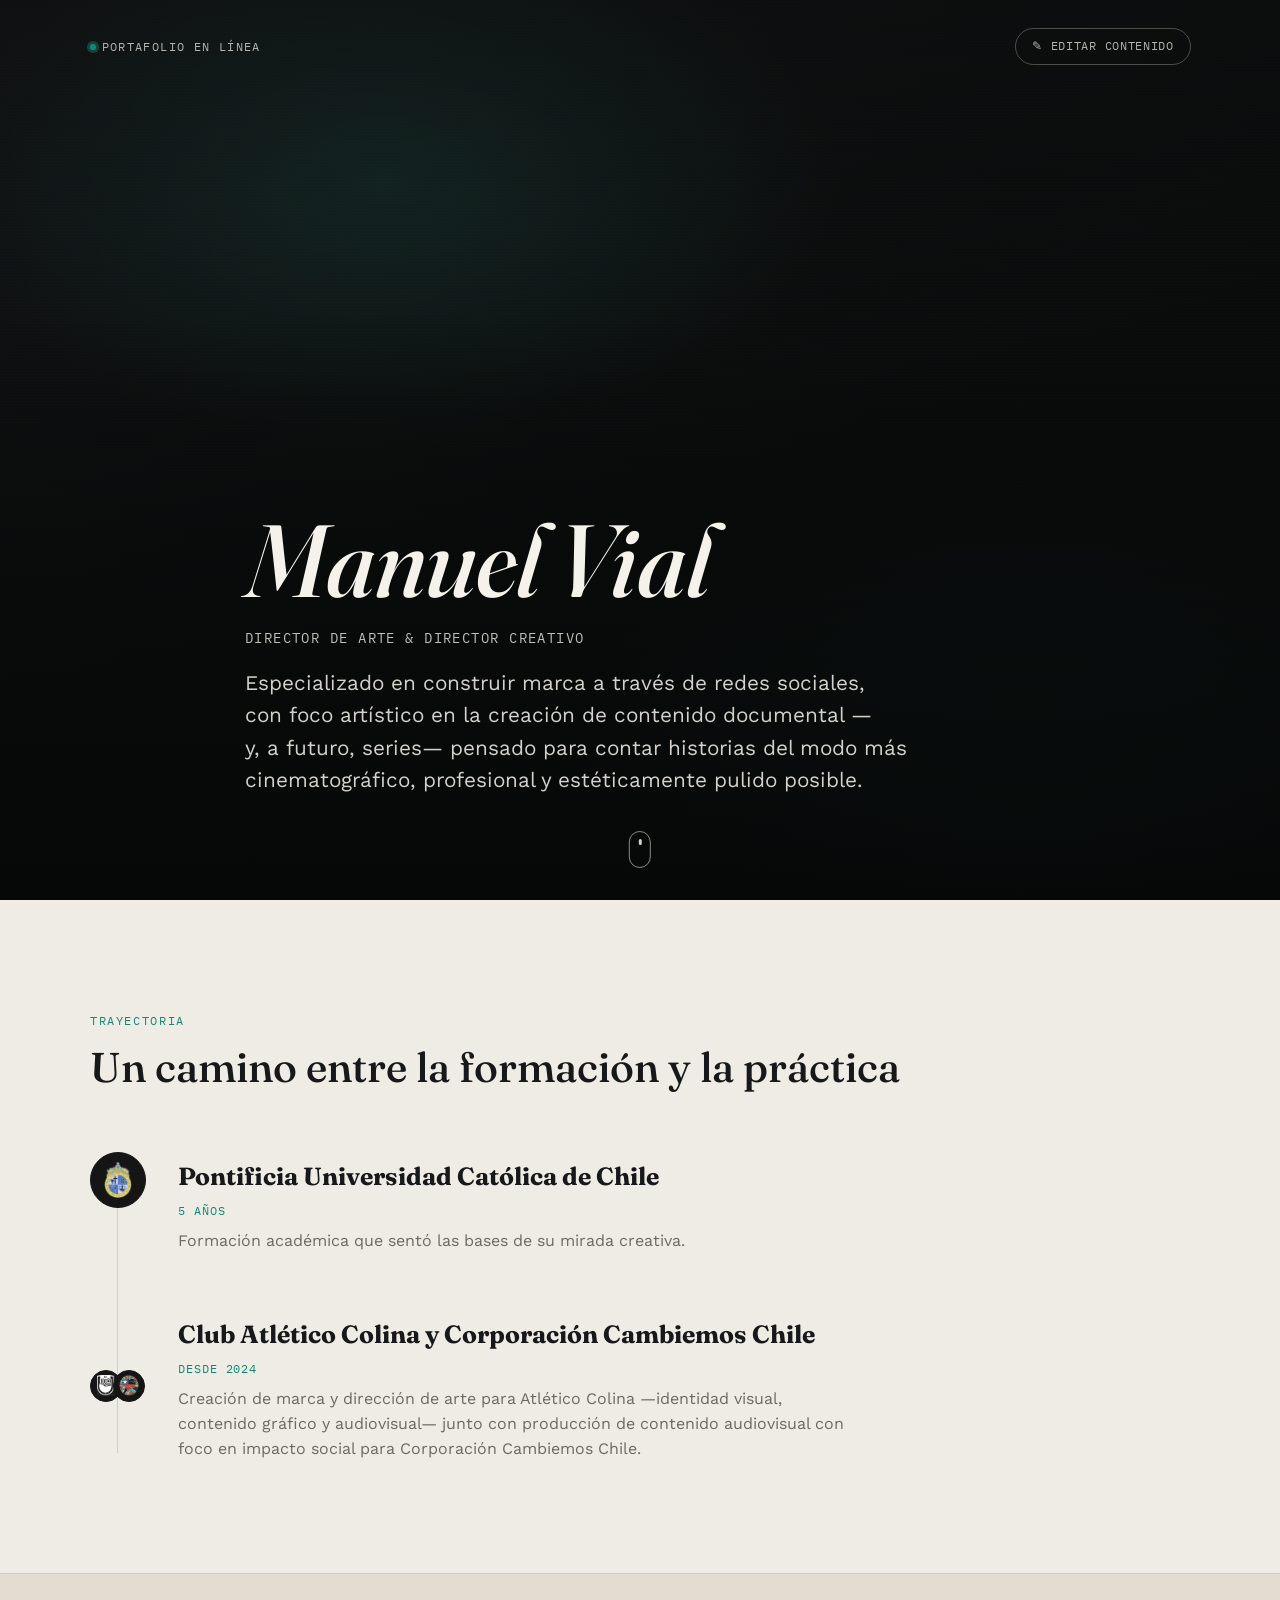
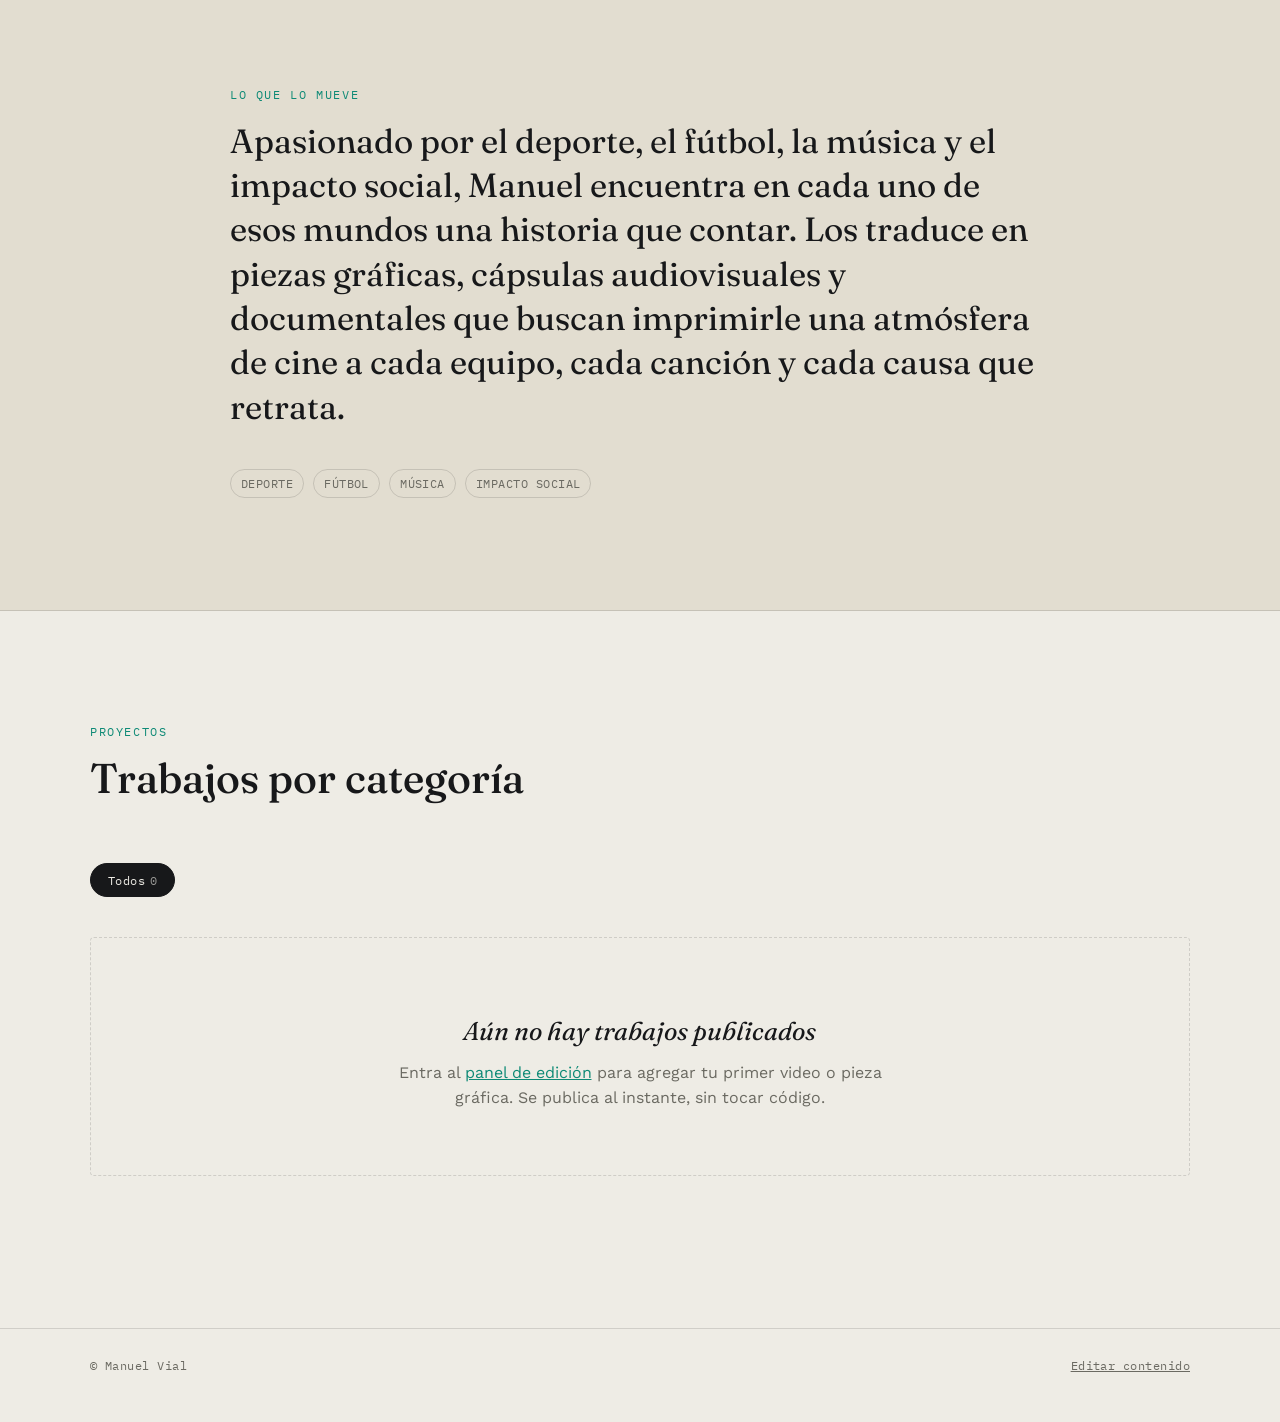
<file: index.html>
<!doctype html>
<html lang="es">
<head>
<meta charset="utf-8" />
<meta name="viewport" content="width=device-width, initial-scale=1" />
<title>Manuel Vial — Director de Arte & Director Creativo</title>
<meta name="description" content="Portafolio de Manuel Vial: dirección de arte, creación de marca y contenido audiovisual con mirada de cine." />
<link rel="preconnect" href="https://fonts.googleapis.com" />
<link rel="preconnect" href="https://fonts.gstatic.com" crossorigin />
<link href="https://fonts.googleapis.com/css2?family=Fraunces:ital,opsz,wght@0,9..144,400;0,9..144,600;1,9..144,500&family=Work+Sans:wght@400;500;600&family=IBM+Plex+Mono:wght@400;500&display=swap" rel="stylesheet" />
<link rel="stylesheet" href="style.css" />
</head>
<body>

<div class="topbar">
<div class="wrap topbar-row">
<span class="tally"><span class="tally-dot"></span> Portafolio en línea</span>
<a class="edit-link" href="/admin/">✎ Editar contenido</a>
</div>
</div>

<header class="hero" id="hero">
<div class="hero-media">
<video id="hero-video" autoplay muted loop playsinline></video>
<div class="hero-fallback" id="hero-fallback"></div>
<div class="hero-scrim"></div>
</div>
<div class="hero-content wrap">
<h1 class="hero-title" id="wordmark">Manuel Vial</h1>
<p class="hero-role" id="role"></p>
<p class="hero-about" id="about"></p>
<div class="socials" id="socials"></div>
</div>
<a class="scroll-cue" href="#trayectoria" aria-label="Bajar">
<span></span>
</a>
</header>

<section class="section timeline-section" id="trayectoria">
<div class="wrap">
<p class="section-kicker">Trayectoria</p>
<h2 class="section-title">Un camino entre la formación y la práctica</h2>
<ol class="timeline" id="timeline"></ol>
</div>
</section>

<section class="section pasiones-section" id="pasiones">
<div class="wrap pasiones-inner">
<p class="section-kicker">Lo que lo mueve</p>
<p class="pasiones-text" id="pasiones-text"></p>
<div class="pasiones-tags" id="pasiones-tags"></div>
</div>
</section>

<section class="section proyectos-section" id="proyectos">
<div class="wrap">
<p class="section-kicker">Proyectos</p>
<h2 class="section-title">Trabajos por categoría</h2>

<div class="filters" id="filters"></div>

<div class="empty" id="empty" hidden>
<p class="empty-title">Aún no hay trabajos publicados</p>
<p>Entra al <a href="/admin/">panel de edición</a> para agregar tu primer video o pieza gráfica. Se publica al instante, sin tocar código.</p>
</div>

<div class="grid" id="grid"></div>
</div>
</section>

<footer class="site-footer">
<div class="wrap footer-row">
<span id="footer-name">© Manuel Vial</span>
<a href="/admin/">Editar contenido</a>
</div>
</footer>

<div class="lightbox-overlay" id="lightbox-overlay" hidden>
<div class="lightbox">
<button class="lightbox-close" id="lightbox-close" aria-label="Cerrar">✕</button>
<div class="lightbox-media" id="lightbox-media"></div>
<div class="lightbox-body" id="lightbox-body"></div>
</div>
</div>

<script src="script.js"></script>
</body>
</html>
</file>
<file: style.css>
/* ============================================================
Manuel Vial — Portafolio
Concepto: sala de edición / control room — timecode, tally,
marcas de cuadro (frame corners), monitor de forma de onda.
Portada cinematográfica con video de fondo + trayectoria + pasiones.
============================================================ */

:root {
  --ink: #17181a;
  --paper: #eeece5;
  --paper-dim: #e2ddd0;
  --paper-raise: #f7f5ef;
  --line: rgba(23, 24, 26, 0.14);
  --muted: #6b6a62;
  --accent: #0e8a76;
  --accent-ink: #f7fffb;
  --shadow: rgba(23, 24, 26, 0.08);

  --hero-ink: #0b0c0c;
  --hero-paper: #f4f2ea;

  --font-display: "Fraunces", Georgia, "Iowan Old Style", serif;
  --font-body: "Work Sans", -apple-system, BlinkMacSystemFont, "Segoe UI", sans-serif;
  --font-mono: "IBM Plex Mono", ui-monospace, SFMono-Regular, Menlo, monospace;
}

@media (prefers-color-scheme: dark) {
  :root:not([data-theme="light"]) {
    --ink: #f1efe8;
    --paper: #121313;
    --paper-dim: #1b1c1c;
    --paper-raise: #1f2120;
    --line: rgba(241, 239, 232, 0.14);
    --muted: #9c9a90;
    --accent: #35c9ac;
    --accent-ink: #08211c;
    --shadow: rgba(0, 0, 0, 0.4);
  }
}

* { box-sizing: border-box; }
html { text-size-adjust: 100%; scroll-behavior: smooth; }

body {
  margin: 0;
  background: var(--paper);
  color: var(--ink);
  font-family: var(--font-body);
  font-size: 16px;
  line-height: 1.55;
  -webkit-font-smoothing: antialiased;
}

@media (prefers-reduced-motion: no-preference) {
  .card, .pill, .lightbox, .scroll-cue, .timeline-logo { transition: transform 0.18s ease, box-shadow 0.18s ease, background 0.18s ease, border-color 0.18s ease, opacity 0.18s ease; }
}

a { color: inherit; }

.wrap {
  max-width: 1180px;
  margin: 0 auto;
  padding: 0 clamp(1.25rem, 4vw, 2.5rem);
}

/* ---------- topbar (over hero) ---------- */

.topbar {
  position: absolute;
  top: 0;
  left: 0;
  right: 0;
  z-index: 5;
  padding: clamp(1.1rem, 3vw, 1.75rem) 0;
}

.topbar-row {
  display: flex;
  align-items: center;
  justify-content: space-between;
  gap: 1rem;
}

.tally {
  display: inline-flex;
  align-items: center;
  gap: 0.5em;
  font-family: var(--font-mono);
  font-size: 0.72rem;
  letter-spacing: 0.12em;
  text-transform: uppercase;
  color: rgba(244, 242, 234, 0.72);
}

.tally-dot {
  width: 0.5em;
  height: 0.5em;
  border-radius: 50%;
  background: var(--accent);
  box-shadow: 0 0 0 3px rgba(53, 201, 172, 0.25);
}

.edit-link {
  display: inline-flex;
  align-items: center;
  gap: 0.5em;
  font-family: var(--font-mono);
  font-size: 0.72rem;
  letter-spacing: 0.06em;
  text-transform: uppercase;
  text-decoration: none;
  color: rgba(244, 242, 234, 0.72);
  border: 1px solid rgba(244, 242, 234, 0.28);
  border-radius: 999px;
  padding: 0.55rem 1rem;
  white-space: nowrap;
  backdrop-filter: blur(6px);
}
.edit-link:hover { border-color: var(--accent); color: var(--accent); }

/* ---------- hero ---------- */

.hero {
  position: relative;
  min-height: 100svh;
  display: flex;
  align-items: flex-end;
  overflow: hidden;
  color: var(--hero-paper);
  background: var(--hero-ink);
}

.hero-media {
  position: absolute;
  inset: 0;
  z-index: 0;
}

#hero-video {
  position: absolute;
  inset: 0;
  width: 100%;
  height: 100%;
  object-fit: cover;
  opacity: 0;
  transition: opacity 0.6s ease;
}
#hero-video.is-ready { opacity: 1; }

.hero-fallback {
  position: absolute;
  inset: 0;
  background:
    radial-gradient(ellipse 60% 50% at 30% 20%, rgba(53, 201, 172, 0.16), transparent 60%),
    radial-gradient(ellipse 70% 60% at 80% 90%, rgba(14, 138, 118, 0.14), transparent 65%),
    linear-gradient(160deg, #17181a 0%, #0b0c0c 55%, #0b0c0c 100%);
}

.hero-fallback::before {
  content: "";
  position: absolute;
  inset: 0;
  opacity: 0.4;
  background-image: repeating-linear-gradient(
    0deg,
    rgba(255, 255, 255, 0.025),
    rgba(255, 255, 255, 0.025) 1px,
    transparent 1px,
    transparent 3px
  );
}

.hero-scrim {
  position: absolute;
  inset: 0;
  background:
    linear-gradient(0deg, rgba(6, 7, 7, 0.92) 0%, rgba(6, 7, 7, 0.55) 38%, rgba(6, 7, 7, 0.25) 65%, rgba(6, 7, 7, 0.45) 100%);
}

.hero-content {
  position: relative;
  z-index: 2;
  padding-bottom: clamp(3.5rem, 9vw, 6.5rem);
  padding-top: clamp(6rem, 16vw, 10rem);
}

.hero-title {
  font-family: var(--font-display);
  font-style: italic;
  font-weight: 500;
  font-size: clamp(3rem, 9vw, 6.4rem);
  line-height: 0.96;
  margin: 0;
  text-wrap: balance;
}

.hero-role {
  font-family: var(--font-mono);
  font-size: clamp(0.78rem, 1.4vw, 0.9rem);
  letter-spacing: 0.1em;
  text-transform: uppercase;
  color: rgba(244, 242, 234, 0.78);
  margin: 1.1rem 0 0;
}

.hero-about {
  max-width: 38em;
  font-size: clamp(1.05rem, 2vw, 1.3rem);
  color: rgba(244, 242, 234, 0.86);
  margin: 1.1rem 0 0;
  text-wrap: balance;
}

.socials {
  display: flex;
  flex-wrap: wrap;
  gap: 1rem 1.4rem;
  margin-top: 1.9rem;
  font-family: var(--font-mono);
  font-size: 0.82rem;
}
.socials:empty { display: none; }
.socials a { text-decoration: none; border-bottom: 1px solid rgba(244, 242, 234, 0.35); color: rgba(244, 242, 234, 0.92); }
.socials a:hover { border-color: var(--accent); color: var(--accent); }

.scroll-cue {
  position: absolute;
  left: 50%;
  bottom: clamp(1.25rem, 3vw, 2rem);
  transform: translateX(-50%);
  z-index: 2;
  width: 1.4rem;
  height: 2.3rem;
  border: 1.5px solid rgba(244, 242, 234, 0.55);
  border-radius: 999px;
  display: flex;
  justify-content: center;
  padding-top: 0.4rem;
}
.scroll-cue span {
  width: 3px;
  height: 6px;
  border-radius: 999px;
  background: rgba(244, 242, 234, 0.85);
  animation: cue-bob 1.8s ease-in-out infinite;
}
.scroll-cue:hover { border-color: var(--accent); }
@keyframes cue-bob {
  0%, 100% { transform: translateY(0); opacity: 1; }
  50% { transform: translateY(6px); opacity: 0.4; }
}
@media (prefers-reduced-motion: reduce) {
  .scroll-cue span { animation: none; }
}

/* ---------- sections (shared) ---------- */

.section { padding: clamp(4rem, 10vw, 7rem) 0; border-bottom: 1px solid var(--line); }

.section-kicker {
  font-family: var(--font-mono);
  font-size: 0.72rem;
  letter-spacing: 0.14em;
  text-transform: uppercase;
  color: var(--accent);
  margin: 0 0 0.9rem;
}

.section-title {
  font-family: var(--font-display);
  font-weight: 500;
  font-size: clamp(1.8rem, 4vw, 2.6rem);
  line-height: 1.15;
  margin: 0 0 clamp(2.5rem, 6vw, 3.75rem);
  max-width: 20em;
  text-wrap: balance;
}

/* ---------- timeline ---------- */

.timeline {
  list-style: none;
  margin: 0;
  padding: 0;
  position: relative;
}

.timeline::before {
  content: "";
  position: absolute;
  left: 27px;
  top: 8px;
  bottom: 8px;
  width: 1px;
  background: var(--line);
}

.timeline-item {
  position: relative;
  display: grid;
  grid-template-columns: 56px 1fr;
  gap: clamp(1.25rem, 3vw, 2rem);
  padding-bottom: clamp(2.5rem, 6vw, 3.5rem);
}
.timeline-item:last-child { padding-bottom: 0; }

.timeline-logo-wrap {
  position: relative;
  width: 56px;
  height: 56px;
  border-radius: 50%;
  background: var(--paper-raise);
  border: 1px solid var(--line);
  display: flex;
  align-items: center;
  justify-content: center;
  overflow: hidden;
  z-index: 1;
}
.timeline-logo {
  width: 68%;
  height: 68%;
  object-fit: contain;
}
.timeline-logo-wrap.dark-badge { background: #151515; border-color: #151515; }

.timeline-logo-cluster {
  display: flex;
  align-items: center;
  width: 56px;
}
.timeline-logo-cluster .timeline-logo-wrap {
  width: 32px;
  height: 32px;
  flex: none;
}
.timeline-logo-cluster .timeline-logo-wrap:nth-child(2) { margin-left: -9px; }

.timeline-body { padding-top: 0.3rem; }

.timeline-org {
  font-family: var(--font-display);
  font-size: clamp(1.2rem, 2.4vw, 1.55rem);
  margin: 0;
  text-wrap: balance;
}

.timeline-period {
  font-family: var(--font-mono);
  font-size: 0.72rem;
  letter-spacing: 0.08em;
  text-transform: uppercase;
  color: var(--accent);
  margin: 0.4rem 0 0;
}

.timeline-desc {
  max-width: 42em;
  color: var(--muted);
  margin: 0.6rem 0 0;
}

/* ---------- pasiones ---------- */

.pasiones-section { background: var(--paper-dim); }

.pasiones-inner { max-width: 900px; }

.pasiones-text {
  font-family: var(--font-display);
  font-size: clamp(1.35rem, 3.4vw, 2.1rem);
  font-weight: 400;
  line-height: 1.32;
  margin: 0;
  text-wrap: balance;
}

.pasiones-tags {
  display: flex;
  flex-wrap: wrap;
  gap: 0.6rem;
  margin-top: clamp(1.75rem, 4vw, 2.5rem);
}
.pasiones-tags .tag {
  font-size: 0.72rem;
  padding: 0.4em 0.85em;
}

/* ---------- filters (horizontal, scrollable) ---------- */

.filters {
  display: flex;
  flex-wrap: nowrap;
  gap: 0.6rem;
  padding-bottom: 0.5rem;
  margin-bottom: 2rem;
  overflow-x: auto;
  -webkit-overflow-scrolling: touch;
  scrollbar-width: thin;
}
.filters::-webkit-scrollbar { height: 5px; }
.filters::-webkit-scrollbar-thumb { background: var(--line); border-radius: 999px; }

.pill {
  font-family: var(--font-mono);
  font-size: 0.78rem;
  letter-spacing: 0.04em;
  background: transparent;
  border: 1px solid var(--line);
  color: var(--muted);
  border-radius: 999px;
  padding: 0.5rem 1.05rem;
  cursor: pointer;
  white-space: nowrap;
  flex: none;
}
.pill[aria-pressed="true"] {
  background: var(--ink);
  color: var(--paper);
  border-color: var(--ink);
}
.pill:hover:not([aria-pressed="true"]) { border-color: var(--accent); color: var(--accent); }
.pill .count { opacity: 0.6; margin-left: 0.35em; }

/* ---------- grid ---------- */

.grid {
  display: grid;
  grid-template-columns: repeat(auto-fill, minmax(280px, 1fr));
  gap: 1.6rem;
}

.card {
  position: relative;
  display: block;
  width: 100%;
  text-align: left;
  background: var(--paper-raise);
  border: 1px solid var(--line);
  border-radius: 2px;
  padding: 0;
  cursor: pointer;
  font: inherit;
  color: inherit;
}
.card:hover { box-shadow: 0 10px 28px var(--shadow); transform: translateY(-2px); }
.card:focus-visible { outline: 2px solid var(--accent); outline-offset: 3px; }

.frame {
  display: block;
  position: relative;
  aspect-ratio: 16 / 10;
  overflow: hidden;
  background: var(--paper-dim);
}
.frame img, .frame .frame-fallback {
  position: absolute;
  inset: 0;
  width: 100%;
  height: 100%;
  object-fit: cover;
}
.frame-fallback {
  display: flex;
  align-items: center;
  justify-content: center;
  font-family: var(--font-mono);
  font-size: 0.72rem;
  letter-spacing: 0.08em;
  text-transform: uppercase;
  color: var(--muted);
}

.frame::before, .frame::after,
.corner-tl, .corner-br { content: ""; position: absolute; width: 14px; height: 14px; z-index: 2; opacity: 0.85; }
.corner-tl { top: 8px; left: 8px; border-top: 2px solid var(--accent); border-left: 2px solid var(--accent); }
.corner-br { bottom: 8px; right: 8px; border-bottom: 2px solid var(--accent); border-right: 2px solid var(--accent); }

.type-badge {
  position: absolute;
  top: 8px;
  right: 8px;
  z-index: 2;
  font-family: var(--font-mono);
  font-size: 0.65rem;
  letter-spacing: 0.08em;
  text-transform: uppercase;
  background: var(--ink);
  color: var(--paper);
  padding: 0.28em 0.55em;
  border-radius: 2px;
}
.play-badge {
  position: absolute;
  inset: 0;
  z-index: 1;
  display: flex;
  align-items: center;
  justify-content: center;
  background: linear-gradient(0deg, rgba(0,0,0,0.35), rgba(0,0,0,0));
}
.play-badge svg { width: 42px; height: 42px; filter: drop-shadow(0 2px 6px rgba(0,0,0,0.4)); }

.card-body { display: block; padding: 1rem 1.1rem 1.15rem; }
.card-meta {
  font-family: var(--font-mono);
  font-size: 0.7rem;
  letter-spacing: 0.06em;
  text-transform: uppercase;
  color: var(--muted);
  display: flex;
  gap: 0.6em;
  font-variant-numeric: tabular-nums;
}
.card-title {
  display: block;
  font-family: var(--font-display);
  font-size: 1.25rem;
  margin: 0.35rem 0 0.3rem;
  text-wrap: balance;
}
.card-desc {
  font-size: 0.88rem;
  color: var(--muted);
  margin: 0;
  display: -webkit-box;
  -webkit-line-clamp: 2;
  -webkit-box-orient: vertical;
  overflow: hidden;
}
.card-tags {
  display: flex;
  flex-wrap: wrap;
  gap: 0.4em;
  margin-top: 0.7rem;
}
.tag {
  font-family: var(--font-mono);
  font-size: 0.65rem;
  letter-spacing: 0.04em;
  text-transform: uppercase;
  color: var(--muted);
  border: 1px solid var(--line);
  border-radius: 999px;
  padding: 0.22em 0.6em;
}

/* ---------- empty state ---------- */

.empty {
  border: 1px dashed var(--line);
  border-radius: 4px;
  padding: clamp(2.5rem, 6vw, 4rem) 1.5rem;
  text-align: center;
  color: var(--muted);
  margin-bottom: 2.5rem;
}
.empty p { max-width: 34em; margin: 0.6rem auto 0; }
.empty .empty-title {
  font-family: var(--font-display);
  font-style: italic;
  font-size: 1.6rem;
  color: var(--ink);
}
.empty a { color: var(--accent); text-decoration: underline; }

/* ---------- lightbox ---------- */

.lightbox-overlay {
  position: fixed;
  inset: 0;
  background: color-mix(in srgb, var(--ink) 75%, transparent);
  display: flex;
  align-items: center;
  justify-content: center;
  padding: 4vh 4vw;
  z-index: 50;
}
.lightbox-overlay[hidden] { display: none; }

.lightbox {
  position: relative;
  background: var(--paper);
  max-width: 920px;
  width: 100%;
  max-height: 92vh;
  overflow-y: auto;
  border-radius: 4px;
  border: 1px solid var(--line);
}

.lightbox-media {
  position: relative;
  width: 100%;
  aspect-ratio: 16 / 9;
  background: #000;
}
.lightbox-media iframe, .lightbox-media img {
  position: absolute;
  inset: 0;
  width: 100%;
  height: 100%;
  border: 0;
  object-fit: contain;
  background: #000;
}

.lightbox-body { padding: 1.75rem clamp(1.25rem, 4vw, 2.25rem) 2.25rem; }
.lightbox-close {
  position: absolute;
  top: 0.85rem;
  right: 0.85rem;
  z-index: 3;
  width: 2.2rem;
  height: 2.2rem;
  border-radius: 50%;
  border: none;
  background: rgba(0,0,0,0.55);
  color: #fff;
  font-size: 1.1rem;
  line-height: 1;
  cursor: pointer;
}

/* ---------- footer ---------- */

.site-footer {
  padding: 1.75rem 0 3rem;
  font-family: var(--font-mono);
  font-size: 0.72rem;
  letter-spacing: 0.04em;
  color: var(--muted);
}
.footer-row {
  display: flex;
  flex-wrap: wrap;
  justify-content: space-between;
  gap: 1rem;
}
.site-footer a { text-decoration: underline; }

@media (max-width: 560px) {
  .timeline::before { left: 23px; }
  .timeline-item { grid-template-columns: 48px 1fr; }
  .timeline-logo-wrap { width: 48px; height: 48px; }
}
</file>
